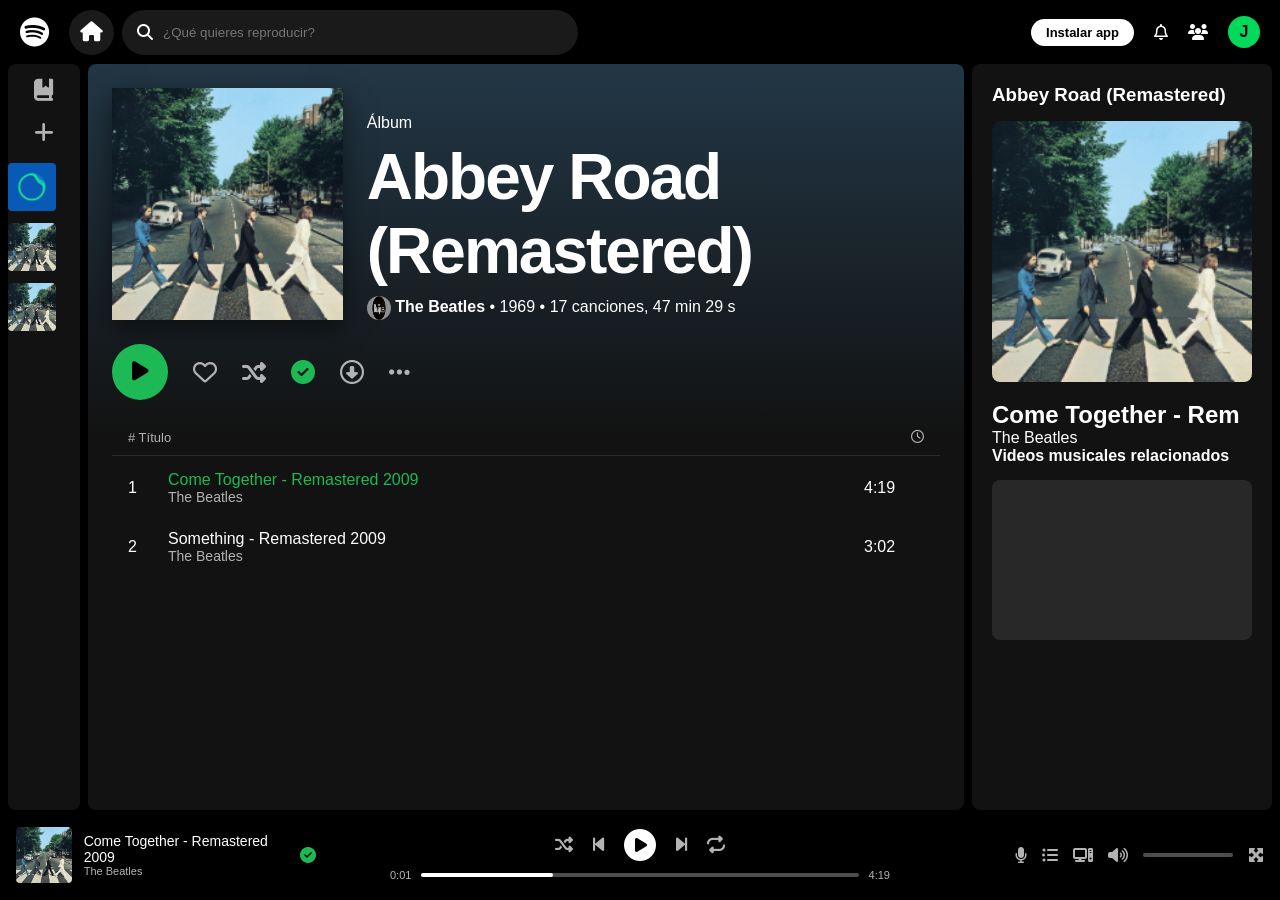
<file: interfaz/index.html>
<!DOCTYPE html>
<html lang="es">
<head>
    <meta charset="UTF-8">
    <meta name="viewport" content="width=device-width, initial-scale=1.0">
    <title>Spotify - Abbey Road</title>
    <link rel="stylesheet" href="style.css">
    <!-- Iconos de FontAwesome -->
    <link rel="stylesheet" href="https://cdnjs.cloudflare.com/ajax/libs/font-awesome/6.4.0/css/all.min.css">
</head>
<body>
    <div class="main-grid">
        <!-- BARRA SUPERIOR -->
        <header class="header">
            <div class="header-left">
                <i class="fa-brands fa-spotify logo-icon"></i>
                <div class="search-section">
                    <button class="icon-circle"><i class="fa-solid fa-house"></i></button>
                    <div class="search-bar">
                        <i class="fa-solid fa-magnifying-glass"></i>
                        <input type="text" placeholder="¿Qué quieres reproducir?">
                    </div>
                </div>
            </div>
            <div class="header-right">
                <button class="install-btn">Instalar app</button>
                <i class="fa-regular fa-bell"></i>
                <i class="fa-solid fa-users"></i>
                <div class="user-profile">J</div>
            </div>
        </header>

        <div class="content-wrapper">
            <!-- SIDEBAR IZQUIERDA -->
            <aside class="sidebar-left">
                <div class="library-nav">
                    <i class="fa-solid fa-book-bookmark"></i>
                    <i class="fa-solid fa-plus"></i>
                </div>
                <div class="playlist-stack">
                    <img src="assets/dj-icon.png" alt="DJ" class="nav-img">
                    <img src="assets/abbey-road.jpg" alt="Abbey Road" class="nav-img">
                    <img src="assets/this-is.jpg" alt="This Is" class="nav-img">
                </div>
            </aside>

            <!-- SECCIÓN CENTRAL (ÁLBUM) -->
            <main class="album-view">
                <header class="album-header">
                    <img src="assets/abbey-road.jpg" alt="Abbey Road" class="main-cover">
                    <div class="album-details">
                        <p class="tag">Álbum</p>
                        <h1>Abbey Road (Remastered)</h1>
                        <div class="album-meta">
                            <img src="assets/beatles-artist.jpg" alt="The Beatles" class="artist-thumb">
                            <strong>The Beatles</strong> • 1969 • 17 canciones, 47 min 29 s
                        </div>
                    </div>
                </header>

                <div class="action-bar">
                    <button class="play-btn-lg"><i class="fa-solid fa-play"></i></button>
                    <i class="fa-regular fa-heart"></i>
                    <i class="fa-solid fa-shuffle"></i>
                    <i class="fa-solid fa-circle-check checked"></i>
                    <i class="fa-regular fa-circle-down"></i>
                    <i class="fa-solid fa-ellipsis"></i>
                </div>

                <div class="tracklist-container">
                    <div class="list-head">
                        <span># Título</span>
                        <i class="fa-regular fa-clock"></i>
                    </div>
                    <div class="track-row active">
                        <span class="num">1</span>
                        <div class="title-col">
                            <div class="t-name">Come Together - Remastered 2009</div>
                            <div class="t-artist">The Beatles</div>
                        </div>
                        <span class="t-time">4:19</span>
                    </div>
                    <div class="track-row">
                        <span class="num">2</span>
                        <div class="title-col">
                            <div class="t-name">Something - Remastered 2009</div>
                            <div class="t-artist">The Beatles</div>
                        </div>
                        <span class="t-time">3:02</span>
                    </div>
                </div>
            </main>

            <!-- SIDEBAR DERECHA -->
            <aside class="sidebar-right">
                <h3>Abbey Road (Remastered)</h3>
                <img src="assets/abbey-road.jpg" alt="Abbey Road" class="right-panel-img">
                <div class="now-playing-info">
                    <h2>Come Together - Rem</h2>
                    <p>The Beatles</p>
                </div>
                <div class="related-section">
                    <h4>Videos musicales relacionados</h4>
                    <div class="video-placeholder"></div>
                </div>
            </aside>
        </div>

        <!-- REPRODUCTOR INFERIOR -->
        <footer class="player">
            <div class="p-now-playing">
                <img src="assets/abbey-road.jpg" alt="Mini">
                <div class="p-info">
                    <div class="p-title">Come Together - Remastered 2009</div>
                    <div class="p-artist">The Beatles</div>
                </div>
                <i class="fa-solid fa-circle-check checked"></i>
            </div>

            <div class="p-controls">
                <div class="c-buttons">
                    <i class="fa-solid fa-shuffle"></i>
                    <i class="fa-solid fa-backward-step"></i>
                    <i class="fa-solid fa-circle-play main-play"></i>
                    <i class="fa-solid fa-forward-step"></i>
                    <i class="fa-solid fa-repeat"></i>
                </div>
                <div class="p-bar-group">
                    <span>0:01</span>
                    <div class="p-bar-bg"><div class="p-bar-fill"></div></div>
                    <span>4:19</span>
                </div>
            </div>

            <div class="p-tools">
                <i class="fa-solid fa-microphone"></i>
                <i class="fa-solid fa-list-ul"></i>
                <i class="fa-solid fa-computer"></i>
                <i class="fa-solid fa-volume-high"></i>
                <div class="v-bar"></div>
                <i class="fa-solid fa-maximize"></i>
            </div>
        </footer>
    </div>
    <script src="script.js"></script>
</body>
</html>
</file>
<file: interfaz/style.css>
:root {
    --bg-black: #000000;
    --bg-dark: #121212;
    --bg-light: #1a1a1a;
    --sp-green: #1db954;
    --text-gray: #b3b3b3;
}

* { box-sizing: border-box; margin: 0; padding: 0; }
body {
    background-color: var(--bg-black);
    color: white;
    font-family: 'Circular', sans-serif, Arial;
    height: 100vh;
    overflow: hidden;
}

.main-grid {
    display: flex;
    flex-direction: column;
    height: 100vh;
}

/* HEADER */
.header {
    height: 64px;
    display: flex;
    justify-content: space-between;
    align-items: center;
    padding: 0 20px;
}
.header-left { display: flex; align-items: center; gap: 20px; width: 45%; }
.logo-icon { font-size: 30px; }
.search-section { display: flex; gap: 8px; flex-grow: 1; }
.icon-circle {
    background: var(--bg-light); border: none; color: white;
    width: 45px; height: 45px; border-radius: 50%; font-size: 20px;
}
.search-bar {
    background: var(--bg-light); border-radius: 25px;
    display: flex; align-items: center; padding: 0 15px; flex-grow: 1;
}
.search-bar input {
    background: transparent; border: none; color: white;
    padding: 10px; width: 100%; outline: none;
}
.header-right { display: flex; align-items: center; gap: 20px; }
.install-btn {
    background: white; border: none; border-radius: 20px;
    padding: 6px 15px; font-weight: bold; font-size: 13px;
}
.user-profile {
    background: #00d95a; width: 32px; height: 32px; border-radius: 50%;
    color: black; font-weight: bold; display: grid; place-items: center;
}

/* CONTENT AREA */
.content-wrapper {
    display: grid;
    grid-template-columns: 72px 1fr 300px;
    gap: 8px;
    padding: 0 8px;
    flex-grow: 1;
    overflow: hidden;
}

.sidebar-left, .album-view, .sidebar-right {
    background: var(--bg-dark);
    border-radius: 8px;
}

/* SIDEBAR LEFT */
.sidebar-left { display: flex; flex-direction: column; align-items: center; padding: 15px 0; gap: 20px; }
.library-nav { display: flex; flex-direction: column; gap: 20px; font-size: 22px; color: var(--text-gray); }
.nav-img { width: 48px; height: 48px; border-radius: 4px; object-fit: cover; cursor: pointer; margin-bottom: 8px; }

/* ALBUM VIEW */
.album-view {
    background: linear-gradient(to bottom, #223746 0%, #121212 50%);
    overflow-y: auto;
    padding: 24px;
}
.album-header { display: flex; align-items: flex-end; gap: 24px; margin-bottom: 24px; }
.main-cover { width: 232px; height: 232px; box-shadow: 0 8px 24px rgba(0,0,0,0.5); object-fit: cover; }
.album-details h1 { font-size: clamp(30px, 5vw, 72px); margin: 8px 0; letter-spacing: -2px; }
.artist-thumb { width: 24px; height: 24px; border-radius: 50%; vertical-align: middle; }

.action-bar { display: flex; align-items: center; gap: 25px; margin: 20px 0; font-size: 24px; color: var(--text-gray); }
.play-btn-lg {
    background: var(--sp-green); border: none; width: 56px; height: 56px;
    border-radius: 50%; font-size: 22px; cursor: pointer;
}
.checked { color: var(--sp-green); }

/* TRACKLIST */
.list-head { display: flex; justify-content: space-between; padding: 10px 16px; color: var(--text-gray); border-bottom: 1px solid rgba(255,255,255,0.1); font-size: 13px; }
.track-row { display: grid; grid-template-columns: 40px 1fr 60px; padding: 10px 16px; align-items: center; border-radius: 4px; margin-top: 5px; }
.track-row:hover { background: rgba(255,255,255,0.1); }
.track-row.active .t-name { color: var(--sp-green); }
.t-artist { font-size: 14px; color: var(--text-gray); }

/* SIDEBAR RIGHT */
.sidebar-right { padding: 20px; }
.right-panel-img { width: 100%; border-radius: 8px; margin: 15px 0; object-fit: cover; }
.video-placeholder { background: #282828; height: 160px; border-radius: 8px; margin-top: 15px; }

/* PLAYER */
.player {
    height: 90px; background: black; padding: 0 16px;
    display: grid; grid-template-columns: 300px 1fr 300px; align-items: center;
}
.p-now-playing { display: flex; align-items: center; gap: 12px; }
.p-now-playing img { width: 56px; height: 56px; border-radius: 4px; object-fit: cover; }
.p-title { font-size: 14px; }
.p-artist { font-size: 11px; color: var(--text-gray); }

.p-controls { display: flex; flex-direction: column; align-items: center; gap: 8px; }
.c-buttons { display: flex; gap: 20px; align-items: center; font-size: 18px; color: var(--text-gray); }
.main-play { font-size: 32px; color: white; cursor: pointer; }
.p-bar-group { display: flex; align-items: center; gap: 10px; width: 100%; max-width: 500px; font-size: 11px; color: var(--text-gray); }
.p-bar-bg { background: #4d4d4d; height: 4px; flex-grow: 1; border-radius: 2px; }
.p-bar-fill { background: white; width: 30%; height: 100%; border-radius: 2px; }

.p-tools { display: flex; align-items: center; gap: 15px; justify-content: flex-end; color: var(--text-gray); }
.v-bar { background: #4d4d4d; width: 90px; height: 4px; border-radius: 2px; }
</file>
